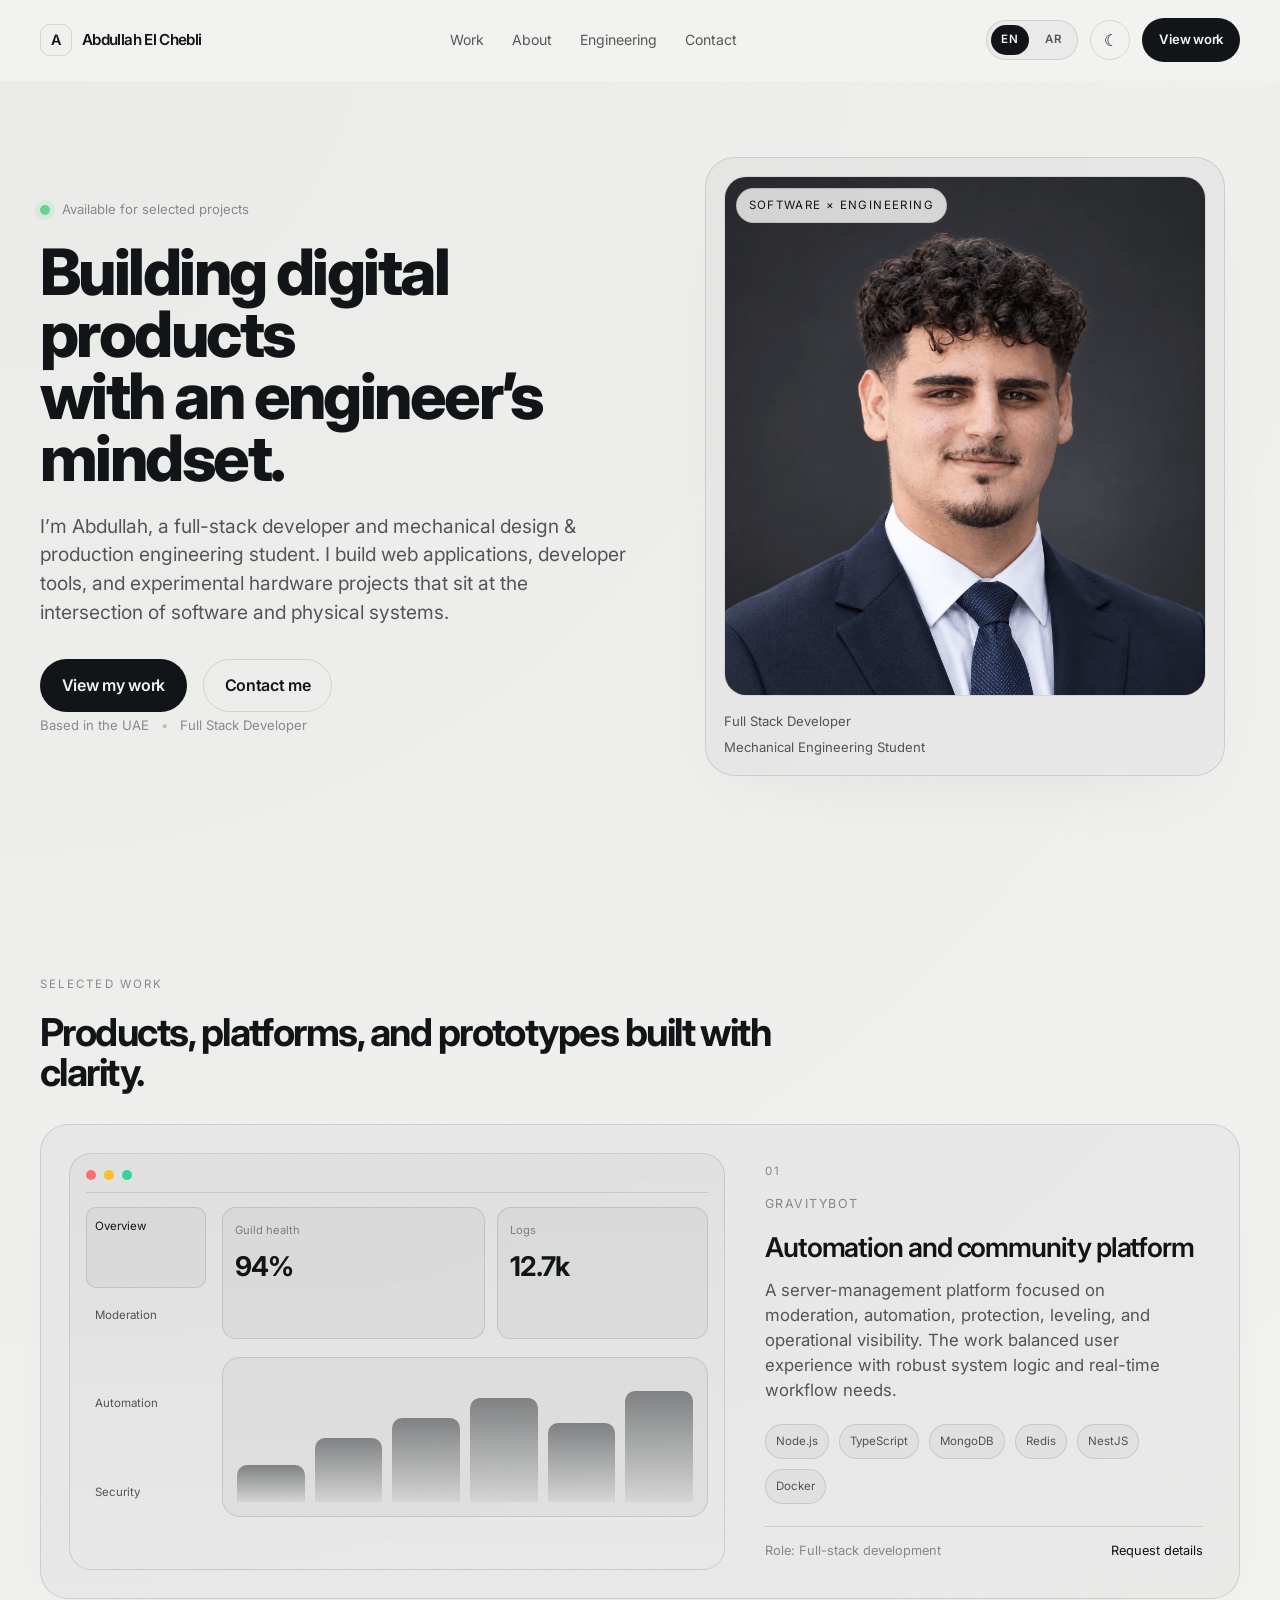
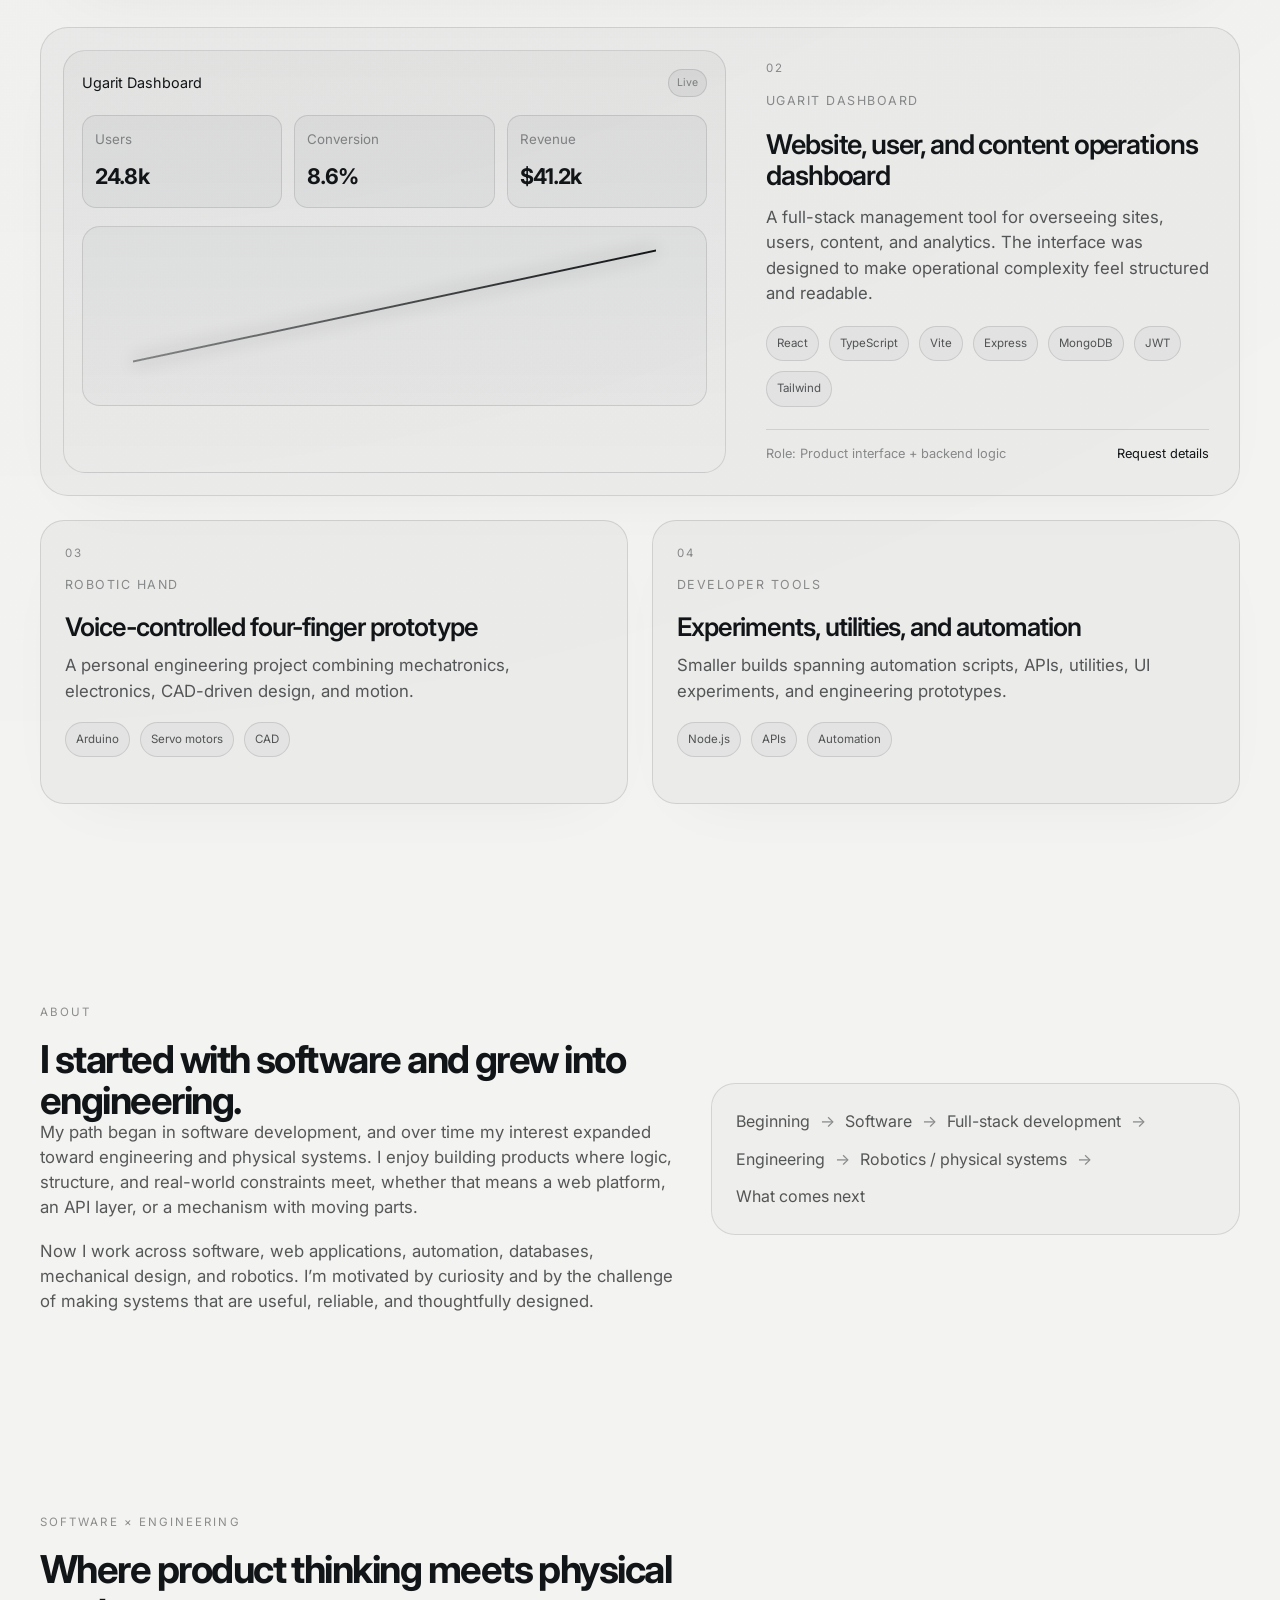
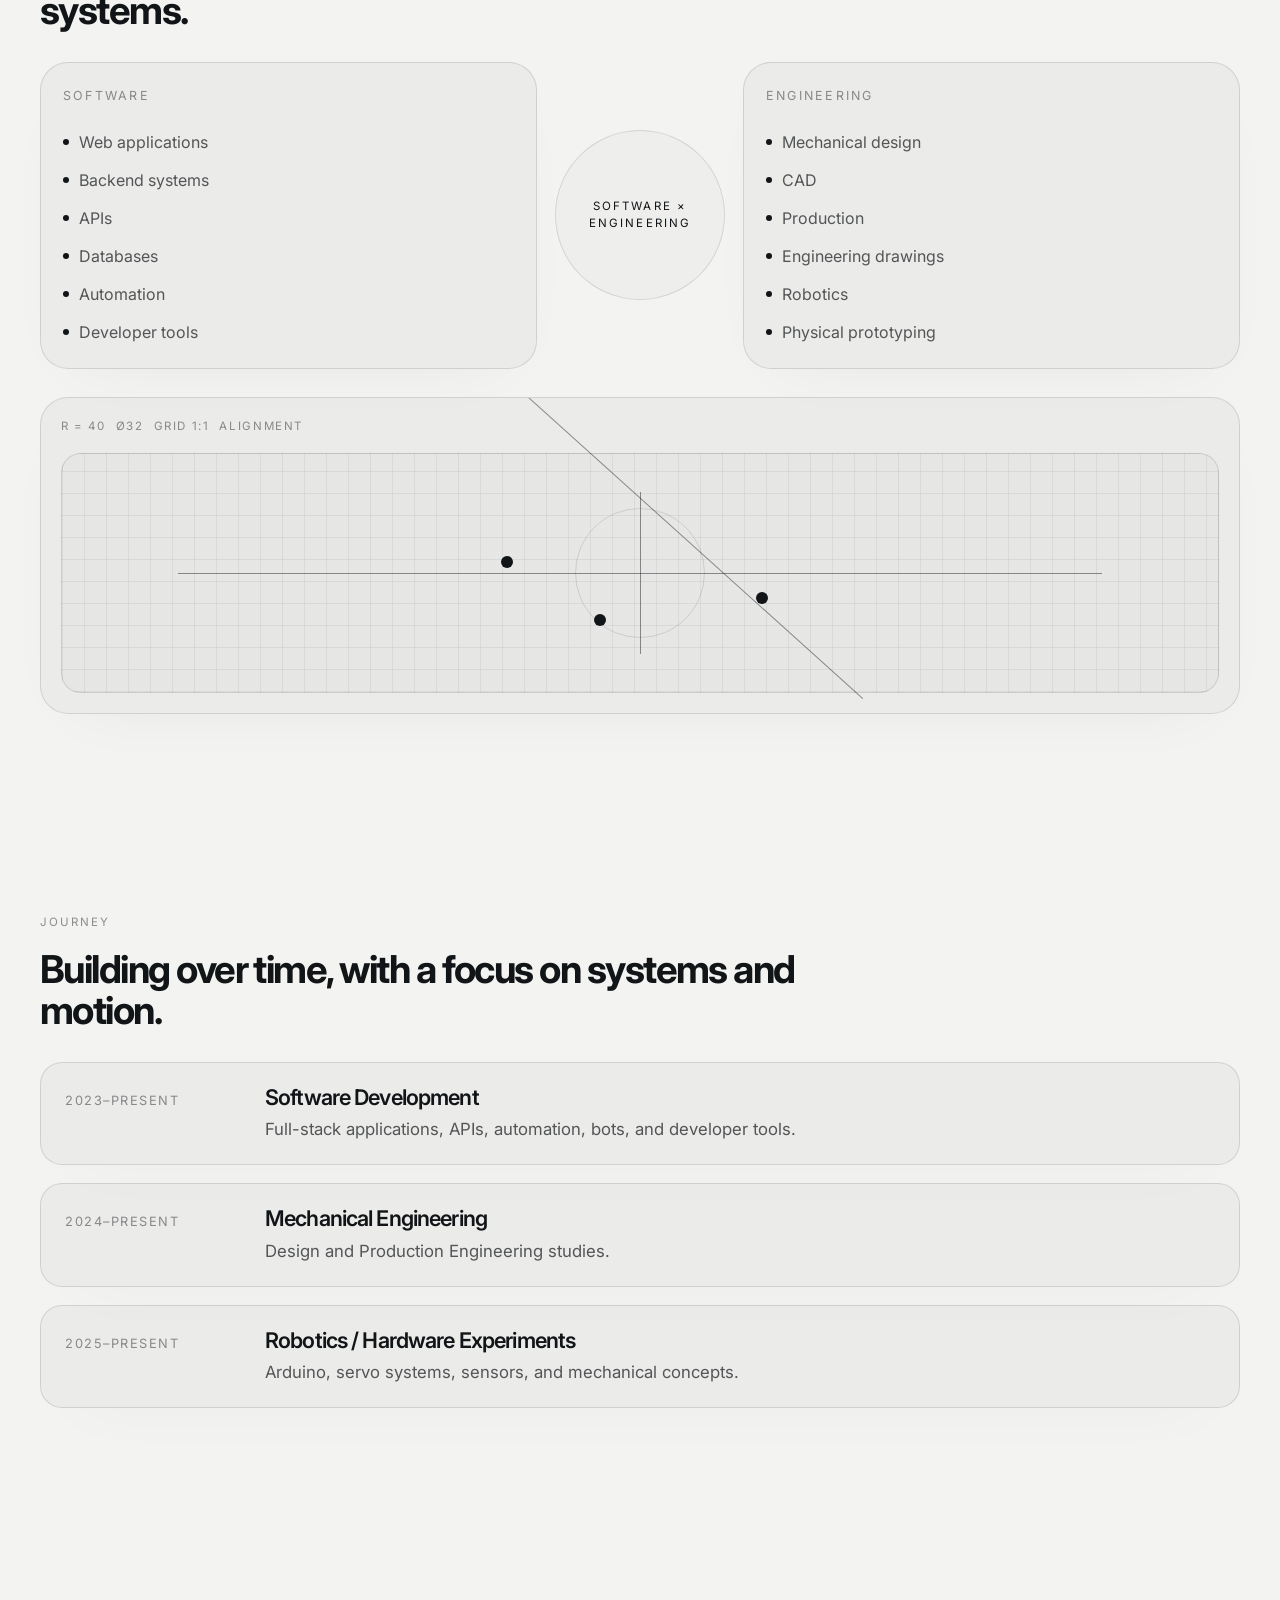
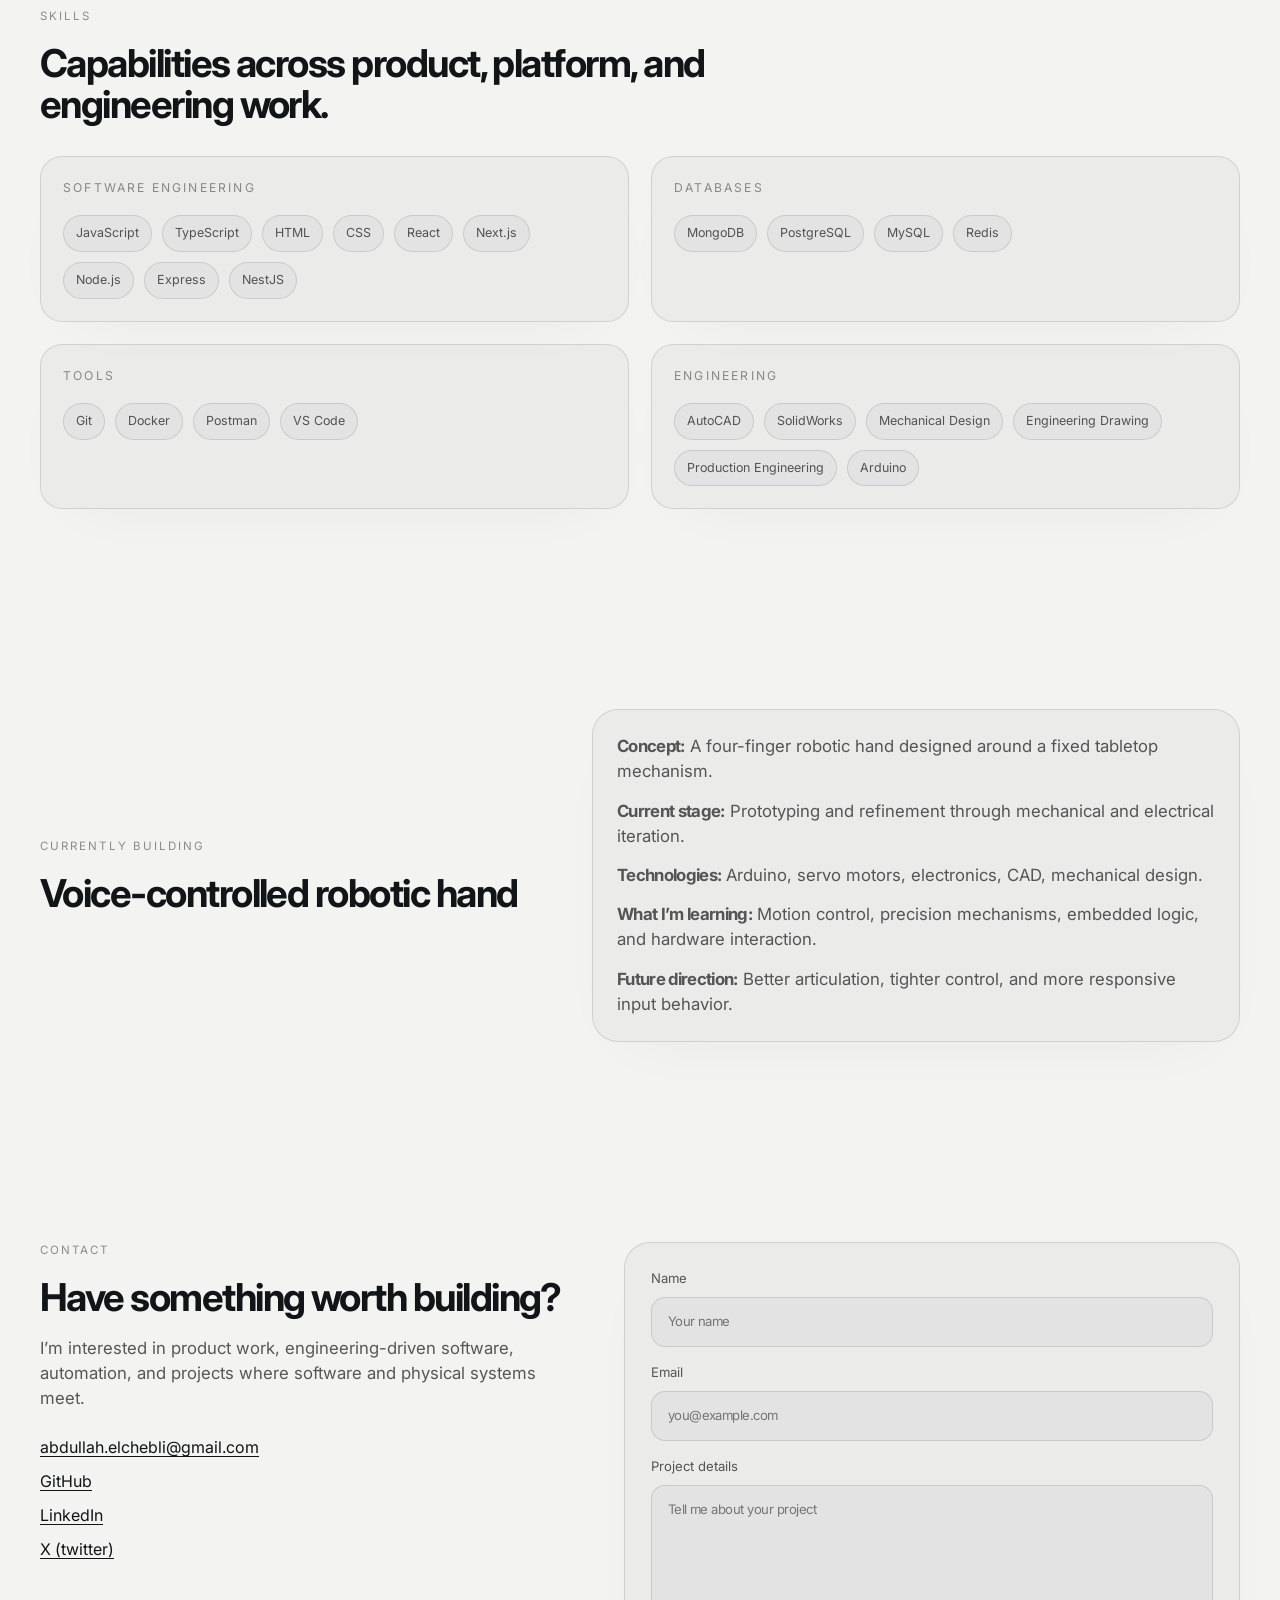
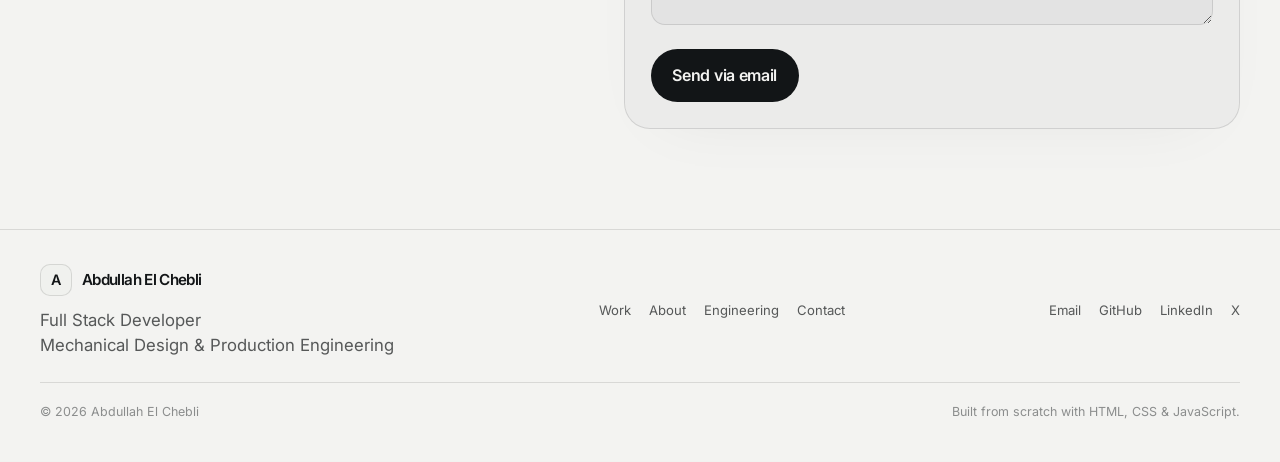
<file: index.html>
<!doctype html>
<html lang="en" dir="ltr" data-theme="dark" data-lang="en">
  <head>
    <meta charset="UTF-8" />
    <meta name="viewport" content="width=device-width, initial-scale=1.0" />
    <meta
      name="description"
      content="Abdullah El Chebli, Full Stack Developer and Mechanical Design & Production Engineering student building software and engineered systems."
    />
    <title>Abdullah El Chebli | Full Stack Developer</title>
    <link rel="preconnect" href="https://fonts.googleapis.com" />
    <link rel="preconnect" href="https://fonts.gstatic.com" crossorigin />
    <link
      href="https://fonts.googleapis.com/css2?family=Inter:wght@400;500;600;700;800;900&display=swap"
      rel="stylesheet"
    />
    <link
      rel="icon"
      href="data:image/svg+xml,%3Csvg xmlns='http://www.w3.org/2000/svg' viewBox='0 0 100 100'%3E%3Ctext y='.9em' font-size='90'%3E%A0%3C/text%3E%3C/svg%3E"
    />
    <link rel="stylesheet" href="css/reset.css" />
    <link rel="stylesheet" href="css/variables.css" />
    <link rel="stylesheet" href="css/global.css" />
    <link rel="stylesheet" href="css/components.css" />
    <link rel="stylesheet" href="css/sections.css" />
    <link rel="stylesheet" href="css/responsive.css" />
    <link rel="icon" type="image/png" href="assets/images/circle-picture.png" />
  </head>
  <body>
    <div class="page-shell">
      <header class="site-header" id="top">
        <div class="container nav-container">
          <a href="#top" class="brand" aria-label="Abdullah El Chebli home">
            <span class="brand-mark">A</span>
            <span class="brand-text">Abdullah El Chebli</span>
          </a>

          <nav class="main-nav" aria-label="Main navigation">
            <a href="#work" data-i18n="navWork">Work</a>
            <a href="#about" data-i18n="navAbout">About</a>
            <a href="#engineering" data-i18n="navEngineering">Engineering</a>
            <a href="#contact" data-i18n="navContact">Contact</a>
          </nav>

          <div class="nav-actions">
            <div
              class="lang-switch"
              aria-label="Language switcher"
              role="group"
            >
              <button
                class="lang-btn is-active"
                type="button"
                data-lang="en"
                aria-pressed="true"
              >
                EN
              </button>
              <button
                class="lang-btn"
                type="button"
                data-lang="ar"
                aria-pressed="false"
              >
                AR
              </button>
            </div>
            <button
              class="theme-toggle"
              type="button"
              aria-label="Toggle dark mode"
            >
              <span class="theme-icon" aria-hidden="true">☼</span>
            </button>
            <a class="button button-small" href="#work" data-i18n="ctaViewWork"
              >View work</a
            >
          </div>

          <button
            class="nav-toggle"
            type="button"
            aria-label="Open menu"
            aria-expanded="false"
          >
            <span></span>
            <span></span>
            <span></span>
          </button>
        </div>
      </header>

      <main>
        <section class="hero section-pad" id="home">
          <div class="container hero-grid">
            <div class="hero-copy reveal">
              <div class="eyebrow-row">
                <span class="status-dot" aria-label="Available for work"></span>
                <span data-i18n="heroStatus"
                  >Available for selected projects</span
                >
              </div>
              <h1 data-i18n="heroTitle">
                Building digital products<br />with an engineer’s mindset.
              </h1>
              <p class="lead" data-i18n="heroLead">
                I’m Abdullah, a full-stack developer and mechanical design &
                production engineering student. I build web applications,
                developer tools, and experimental hardware projects that sit at
                the intersection of software and physical systems.
              </p>
              <div class="cta-row">
                <a class="button" href="#work" data-i18n="ctaViewWorkLong"
                  >View my work</a
                >
                <a
                  class="button button-secondary"
                  href="#contact"
                  data-i18n="ctaContactMe"
                  >Contact me</a
                >
              </div>
              <div class="meta-row">
                <span data-i18n="heroLocation">Based in the UAE</span>
                <span class="separator">•</span>
                <span data-i18n="heroRole">Full Stack Developer</span>
              </div>
            </div>

            <div
              class="hero-visual reveal"
              aria-label="Portrait of Abdullah El Chebli"
            >
              <div class="hero-photo-card">
                <div class="photo-badge" data-i18n="photoBadge">
                  Software × Engineering
                </div>
                <img
                  src="assets/images/picture.png"
                  alt="Portrait of Abdullah El Chebli"
                />
                <div class="photo-meta">
                  <span data-i18n="photoRole">Full Stack Developer</span>
                  <span data-i18n="photoStudy"
                    >Mechanical Engineering Student</span
                  >
                </div>
              </div>
            </div>
          </div>
        </section>

        <section class="section-pad" id="work">
          <div class="container">
            <div class="section-heading reveal">
              <p class="section-kicker" data-i18n="sectionWorkKicker">
                Selected work
              </p>
              <h2 data-i18n="sectionWorkTitle">
                Products, platforms, and prototypes built with clarity.
              </h2>
            </div>

            <article class="project-feature project-feature-large reveal">
              <div class="project-visual visual-gravitybot">
                <div class="dashboard-panel">
                  <div class="dashboard-topbar">
                    <span class="dot red"></span>
                    <span class="dot yellow"></span>
                    <span class="dot green"></span>
                  </div>

                  <div class="dashboard-body">
                    <aside class="sidebar">
                      <span class="sidebar-item active" data-i18n="overview"
                        >Overview</span
                      >
                      <span class="sidebar-item" data-i18n="moderation"
                        >Moderation</span
                      >
                      <span class="sidebar-item" data-i18n="automation"
                        >Automation</span
                      >
                      <span class="sidebar-item" data-i18n="security"
                        >Security</span
                      >
                    </aside>
                    <div class="panel-content">
                      <div class="kpi-row">
                        <div class="kpi-card large">
                          <span data-i18n="guildHealth">Guild health</span>
                          <strong>94%</strong>
                        </div>
                        <div class="kpi-card">
                          <span data-i18n="logs">Logs</span>
                          <strong>12.7k</strong>
                        </div>
                      </div>
                      <div class="chart-block">
                        <span class="bar a"></span>
                        <span class="bar b"></span>
                        <span class="bar c"></span>
                        <span class="bar d"></span>
                        <span class="bar e"></span>
                        <span class="bar f"></span>
                      </div>
                    </div>
                  </div>
                </div>
              </div>

              <div class="project-copy">
                <div class="project-index">01</div>
                <p class="project-name">GravityBot</p>
                <h3 data-i18n="gravityBotTitle">
                  Automation and community platform
                </h3>
                <p data-i18n="gravityBotDescription">
                  A server-management platform focused on moderation,
                  automation, protection, leveling, and operational visibility.
                  The work balanced user experience with robust system logic and
                  real-time workflow needs.
                </p>
                <div class="tag-list">
                  <span>Node.js</span>
                  <span>TypeScript</span>
                  <span>MongoDB</span>
                  <span>Redis</span>
                  <span>NestJS</span>
                  <span>Docker</span>
                </div>
                <div class="project-meta">
                  <span data-i18n="roleFullStack"
                    >Role: Full-stack development</span
                  >
                  <a
                    href="#contact"
                    aria-label="Request more details about GravityBot"
                    data-i18n="requestDetails"
                    >Request details →</a
                  >
                </div>
              </div>
            </article>

            <article class="project-feature reveal">
              <div class="project-visual visual-ugarit">
                <div class="analytics-panel">
                  <div class="analytics-header">
                    <span data-i18n="ugaritDashboard">Ugarit Dashboard</span>
                    <span class="pill" data-i18n="live">Live</span>
                  </div>
                  <div class="analytics-grid">
                    <div class="mini-card">
                      <small data-i18n="users">Users</small>
                      <strong>24.8k</strong>
                    </div>
                    <div class="mini-card">
                      <small data-i18n="conversion">Conversion</small>
                      <strong>8.6%</strong>
                    </div>
                    <div class="mini-card">
                      <small data-i18n="revenue">Revenue</small>
                      <strong>$41.2k</strong>
                    </div>
                  </div>
                  <div class="line-chart">
                    <span class="chart-line"></span>
                  </div>
                </div>
              </div>

              <div class="project-copy">
                <div class="project-index">02</div>
                <p class="project-name">Ugarit Dashboard</p>
                <h3 data-i18n="ugaritTitle">
                  Website, user, and content operations dashboard
                </h3>
                <p data-i18n="ugaritDescription">
                  A full-stack management tool for overseeing sites, users,
                  content, and analytics. The interface was designed to make
                  operational complexity feel structured and readable.
                </p>
                <div class="tag-list">
                  <span>React</span>
                  <span>TypeScript</span>
                  <span>Vite</span>
                  <span>Express</span>
                  <span>MongoDB</span>
                  <span>JWT</span>
                  <span>Tailwind</span>
                </div>
                <div class="project-meta">
                  <span data-i18n="roleProduct"
                    >Role: Product interface + backend logic</span
                  >
                  <a
                    href="#contact"
                    aria-label="Request more details about Ugarit Dashboard"
                    data-i18n="requestDetails"
                    >Request details →</a
                  >
                </div>
              </div>
            </article>

            <div class="project-grid">
              <article class="project-mini reveal">
                <div class="project-index">03</div>
                <p class="project-name">Robotic Hand</p>
                <h3 data-i18n="roboticHandTitle">
                  Voice-controlled four-finger prototype
                </h3>
                <p data-i18n="roboticHandDescription">
                  A personal engineering project combining mechatronics,
                  electronics, CAD-driven design, and motion.
                </p>
                <div class="tag-list compact">
                  <span>Arduino</span>
                  <span>Servo motors</span>
                  <span>CAD</span>
                </div>
              </article>

              <article class="project-mini reveal">
                <div class="project-index">04</div>
                <p class="project-name">Developer tools</p>
                <h3 data-i18n="toolsTitle">
                  Experiments, utilities, and automation
                </h3>
                <p data-i18n="toolsDescription">
                  Smaller builds spanning automation scripts, APIs, utilities,
                  UI experiments, and engineering prototypes.
                </p>
                <div class="tag-list compact">
                  <span>Node.js</span>
                  <span>APIs</span>
                  <span>Automation</span>
                </div>
              </article>
            </div>
          </div>
        </section>

        <section class="section-pad about-section" id="about">
          <div class="container about-grid">
            <div class="about-copy reveal">
              <p class="section-kicker" data-i18n="sectionAboutKicker">About</p>
              <h2 data-i18n="sectionAboutTitle">
                I started with software and grew into engineering.
              </h2>
              <p data-i18n="aboutParagraph1">
                My path began in software development, and over time my interest
                expanded toward engineering and physical systems. I enjoy
                building products where logic, structure, and real-world
                constraints meet, whether that means a web platform, an API
                layer, or a mechanism with moving parts.
              </p>
              <p data-i18n="aboutParagraph2">
                Now I work across software, web applications, automation,
                databases, mechanical design, and robotics. I’m motivated by
                curiosity and by the challenge of making systems that are
                useful, reliable, and thoughtfully designed.
              </p>
            </div>

            <div class="timeline reveal" aria-label="Career journey timeline">
              <div class="timeline-track">
                <span data-i18n="timelineBeginning">Beginning</span>
                <span class="arrow">→</span>
                <span data-i18n="timelineSoftware">Software</span>
                <span class="arrow">→</span>
                <span data-i18n="timelineFullStack"
                  >Full-stack development</span
                >
                <span class="arrow">→</span>
                <span data-i18n="timelineEngineering">Engineering</span>
                <span class="arrow">→</span>
                <span data-i18n="timelineRobotics"
                  >Robotics / physical systems</span
                >
                <span class="arrow">→</span>
                <span data-i18n="timelineNext">What comes next</span>
              </div>
            </div>
          </div>
        </section>

        <section class="section-pad overlap-section" id="engineering">
          <div class="container">
            <div class="section-heading reveal narrow">
              <p class="section-kicker" data-i18n="engineeringSectionKicker">
                Software × Engineering
              </p>
              <h2 data-i18n="engineeringSectionTitle">
                Where product thinking meets physical systems.
              </h2>
            </div>

            <div class="dual-visual reveal">
              <div class="domain domain-software">
                <div class="domain-header">
                  <span data-i18n="softwareLabel">Software</span>
                </div>
                <ul>
                  <li data-i18n="softwareList1">Web applications</li>
                  <li data-i18n="softwareList2">Backend systems</li>
                  <li data-i18n="softwareList3">APIs</li>
                  <li data-i18n="softwareList4">Databases</li>
                  <li data-i18n="softwareList5">Automation</li>
                  <li data-i18n="softwareList6">Developer tools</li>
                </ul>
              </div>

              <div class="domain-center">
                <span data-i18n="photoBadge">Software × Engineering</span>
              </div>

              <div class="domain domain-engineering">
                <div class="domain-header">
                  <span data-i18n="engineeringLabel">Engineering</span>
                </div>
                <ul>
                  <li data-i18n="engList1">Mechanical design</li>
                  <li data-i18n="engList2">CAD</li>
                  <li data-i18n="engList3">Production</li>
                  <li data-i18n="engList4">Engineering drawings</li>
                  <li data-i18n="engList5">Robotics</li>
                  <li data-i18n="engList6">Physical prototyping</li>
                </ul>
              </div>
            </div>

            <div
              class="blueprint-panel reveal"
              aria-label="Technical engineering drawing inspired design"
            >
              <div class="blueprint-annotations">
                <span data-i18n="blueprintRadius">R = 40</span>
                <span data-i18n="blueprintDiameter">Ø32</span>
                <span data-i18n="blueprintGrid">grid 1:1</span>
                <span data-i18n="blueprintAlignment">alignment</span>
              </div>
              <div class="blueprint-drawing">
                <span class="bp-line bp-h"></span>
                <span class="bp-line bp-v"></span>
                <span class="bp-line bp-diag"></span>
                <span class="bp-circle"></span>
                <span class="bp-node bp-a"></span>
                <span class="bp-node bp-b"></span>
                <span class="bp-node bp-c"></span>
              </div>
            </div>
          </div>
        </section>

        <section class="section-pad journey-section">
          <div class="container">
            <div class="section-heading reveal">
              <p class="section-kicker" data-i18n="journeyKicker">Journey</p>
              <h2 data-i18n="journeyTitle">
                Building over time, with a focus on systems and motion.
              </h2>
            </div>

            <div class="journey-list reveal">
              <article class="journey-item">
                <div class="year" data-i18n="journeyYear1">2023–Present</div>
                <div class="journey-content">
                  <h3 data-i18n="journeyTitle1">Software Development</h3>
                  <p data-i18n="journeyText1">
                    Full-stack applications, APIs, automation, bots, and
                    developer tools.
                  </p>
                </div>
              </article>

              <article class="journey-item">
                <div class="year" data-i18n="journeyYear2">2024–Present</div>
                <div class="journey-content">
                  <h3 data-i18n="journeyTitle2">Mechanical Engineering</h3>
                  <p data-i18n="journeyText2">
                    Design and Production Engineering studies.
                  </p>
                </div>
              </article>

              <article class="journey-item">
                <div class="year" data-i18n="journeyYear3">2025–Present</div>
                <div class="journey-content">
                  <h3 data-i18n="journeyTitle3">
                    Robotics / Hardware Experiments
                  </h3>
                  <p data-i18n="journeyText3">
                    Arduino, servo systems, sensors, and mechanical concepts.
                  </p>
                </div>
              </article>
            </div>
          </div>
        </section>

        <section class="section-pad skills-section">
          <div class="container">
            <div class="section-heading reveal narrow">
              <p class="section-kicker" data-i18n="skillsKicker">Skills</p>
              <h2 data-i18n="skillsTitle">
                Capabilities across product, platform, and engineering work.
              </h2>
            </div>

            <div class="skills-grid reveal">
              <div class="skill-group">
                <p class="skill-label" data-i18n="softwareEngineering">
                  Software engineering
                </p>
                <div class="skill-list">
                  <span>JavaScript</span>
                  <span>TypeScript</span>
                  <span>HTML</span>
                  <span>CSS</span>
                  <span>React</span>
                  <span>Next.js</span>
                  <span>Node.js</span>
                  <span>Express</span>
                  <span>NestJS</span>
                </div>
              </div>

              <div class="skill-group">
                <p class="skill-label" data-i18n="databases">Databases</p>
                <div class="skill-list">
                  <span>MongoDB</span>
                  <span>PostgreSQL</span>
                  <span>MySQL</span>
                  <span>Redis</span>
                </div>
              </div>

              <div class="skill-group">
                <p class="skill-label" data-i18n="tools">Tools</p>
                <div class="skill-list">
                  <span>Git</span>
                  <span>Docker</span>
                  <span>Postman</span>
                  <span>VS Code</span>
                </div>
              </div>

              <div class="skill-group">
                <p class="skill-label" data-i18n="engineering">Engineering</p>
                <div class="skill-list">
                  <span>AutoCAD</span>
                  <span>SolidWorks</span>
                  <span>Mechanical Design</span>
                  <span>Engineering Drawing</span>
                  <span>Production Engineering</span>
                  <span>Arduino</span>
                </div>
              </div>
            </div>
          </div>
        </section>

        <section class="section-pad current-section">
          <div class="container current-grid reveal">
            <div>
              <p class="section-kicker" data-i18n="currentlyBuildingKicker">
                Currently building
              </p>
              <h2 data-i18n="currentlyBuildingTitle">
                Voice-controlled robotic hand
              </h2>
            </div>
            <div class="current-body">
              <div class="current-block">
                <p>
                  <strong data-i18n="conceptLabel">Concept:</strong>
                  <span data-i18n="conceptText"
                    >A four-finger robotic hand designed around a fixed tabletop
                    mechanism.</span
                  >
                </p>
                <p>
                  <strong data-i18n="stageLabel">Current stage:</strong>
                  <span data-i18n="stageText"
                    >Prototyping and refinement through mechanical and
                    electrical iteration.</span
                  >
                </p>
                <p>
                  <strong data-i18n="techLabel">Technologies:</strong>
                  <span data-i18n="techText"
                    >Arduino, servo motors, electronics, CAD, mechanical
                    design.</span
                  >
                </p>
                <p>
                  <strong data-i18n="learnLabel">What I’m learning:</strong>
                  <span data-i18n="learnText"
                    >Motion control, precision mechanisms, embedded logic, and
                    hardware interaction.</span
                  >
                </p>
                <p>
                  <strong data-i18n="futureLabel">Future direction:</strong>
                  <span data-i18n="futureText"
                    >Better articulation, tighter control, and more responsive
                    input behavior.</span
                  >
                </p>
              </div>
            </div>
          </div>
        </section>

        <section class="section-pad contact-section" id="contact">
          <div class="container contact-grid reveal">
            <div class="contact-copy">
              <p class="section-kicker" data-i18n="sectionContactKicker">
                Contact
              </p>
              <h2 data-i18n="sectionContactTitle">
                Have something worth building?
              </h2>
              <p data-i18n="contactText">
                I’m interested in product work, engineering-driven software,
                automation, and projects where software and physical systems
                meet.
              </p>
              <div class="contact-links">
                <a href="mailto:abdullah.elchebli@gmail.com"
                  >abdullah.elchebli@gmail.com</a
                >
                <a
                  href="https://github.com/i-tsx"
                  target="_blank"
                  rel="noreferrer"
                  >GitHub</a
                >
                <a
                  href="https://www.linkedin.com/in/abdullah-el-chebli-244240279/"
                  target="_blank"
                  rel="noreferrer"
                  >LinkedIn</a
                >
                <a
                  href="https://x.com/ChebliDev"
                  target="_blank"
                  rel="noreferrer"
                  >X (twitter)</a
                >
              </div>
            </div>

            <form class="contact-form" novalidate>
              <label>
                <span data-i18n="formName">Name</span>
                <input
                  type="text"
                  name="name"
                  data-i18n-placeholder="formNamePlaceholder"
                  placeholder="Your name"
                  aria-label="Your name"
                />
              </label>
              <label>
                <span data-i18n="formEmail">Email</span>
                <input
                  type="email"
                  name="email"
                  data-i18n-placeholder="formEmailPlaceholder"
                  placeholder="you@example.com"
                  aria-label="Your email"
                />
              </label>
              <label>
                <span data-i18n="formProject">Project details</span>
                <textarea
                  name="message"
                  rows="5"
                  data-i18n-placeholder="formProjectPlaceholder"
                  placeholder="Tell me about your project"
                  aria-label="Project details"
                ></textarea>
              </label>
              <div class="form-actions">
                <button
                  class="button"
                  type="submit"
                  data-i18n="buttonSendEmail"
                >
                  Send via email
                </button>
              </div>
            </form>
          </div>
        </section>
      </main>

      <footer class="site-footer">
        <div class="container footer-inner">
          <div>
            <div class="brand footer-brand">
              <span class="brand-mark">A</span>
              <span class="brand-text">Abdullah El Chebli</span>
            </div>
            <p data-i18n="footerRole">Full Stack Developer</p>
            <p data-i18n="footerRole2">
              Mechanical Design & Production Engineering
            </p>
          </div>

          <nav class="footer-nav" aria-label="Footer navigation">
            <a href="#work" data-i18n="navWork">Work</a>
            <a href="#about" data-i18n="navAbout">About</a>
            <a href="#engineering" data-i18n="navEngineering">Engineering</a>
            <a href="#contact" data-i18n="navContact">Contact</a>
          </nav>

          <div class="footer-meta">
            <a href="mailto:abdullah.elchebli@gmail.com" data-i18n="emailLabel"
              >Email</a
            >
            <a href="https://github.com/i-tsx" target="_blank" rel="noreferrer"
              >GitHub</a
            >
            <a
              href="https://www.linkedin.com/in/abdullah-el-chebli-244240279/"
              target="_blank"
              rel="noreferrer"
              >LinkedIn</a
            >
            <a href="https://x.com/ChebliDev" target="_blank" rel="noreferrer"
              >X</a
            >
          </div>
        </div>

        <div class="container footer-bottom">
          <span>© <span id="current-year"></span> Abdullah El Chebli</span>
          <span data-i18n="footerBuilt"
            >Built from scratch with HTML, CSS &amp; JavaScript.</span
          >
        </div>
      </footer>
    </div>

    <script src="js/navigation.js"></script>
    <script src="js/theme.js"></script>
    <script src="js/language.js"></script>
    <script src="js/animations.js"></script>
    <script src="js/interactions.js"></script>
    <script src="js/main.js"></script>
  </body>
</html>
</file>
<file: css/variables.css>
:root {
  --background: #0b0d10;
  --background-elevated: #11151a;
  --surface: #121820;
  --surface-strong: #171e27;
  --surface-muted: rgba(255, 255, 255, 0.02);
  --surface-soft: rgba(255, 255, 255, 0.04);
  --panel: rgba(255, 255, 255, 0.02);
  --panel-alt: rgba(255, 255, 255, 0.05);
  --panel-elevated: rgba(255, 255, 255, 0.06);
  --panel-inverse: rgba(10, 12, 16, 0.75);
  --grid-line: rgba(255, 255, 255, 0.04);
  --header-bg: rgba(11, 13, 16, 0.72);
  --text: #edf2f7;
  --text-muted: rgba(237, 242, 247, 0.72);
  --text-soft: rgba(237, 242, 247, 0.46);
  --border: rgba(255, 255, 255, 0.08);
  --accent: #d2d8dc;
  --accent-strong: #f1f5f9;
  --shadow: rgba(0, 0, 0, 0.28);
  --ambient-glow: rgba(255, 255, 255, 0.04);
  --max-width: 1200px;
  --radius: 20px;
  --nav-height: 80px;
  --transition: 220ms ease;
}

html[data-theme='light'] {
  --background: #f3f3f1;
  --background-elevated: #f9f9f7;
  --surface: #ffffff;
  --surface-strong: #f0f1ee;
  --surface-muted: rgba(17, 24, 32, 0.02);
  --surface-soft: rgba(17, 24, 32, 0.05);
  --panel: rgba(17, 24, 32, 0.03);
  --panel-alt: rgba(17, 24, 32, 0.05);
  --panel-elevated: rgba(17, 24, 32, 0.07);
  --panel-inverse: rgba(255, 255, 255, 0.8);
  --grid-line: rgba(17, 24, 32, 0.06);
  --header-bg: rgba(243, 243, 241, 0.8);
  --text: #121517;
  --text-muted: rgba(18, 21, 23, 0.7);
  --text-soft: rgba(18, 21, 23, 0.46);
  --border: rgba(18, 21, 23, 0.12);
  --accent: #171d22;
  --accent-strong: #111826;
  --shadow: rgba(30, 35, 40, 0.08);
  --ambient-glow: rgba(17, 24, 32, 0.04);
}

html {
  background: var(--background);
  color: var(--text);
}

body {
  background:
    radial-gradient(circle at top left, var(--ambient-glow), transparent 35%),
    var(--background);
  color: var(--text);
  font-family: 'Inter', sans-serif;
}
</file>
<file: css/global.css>
html {
  scroll-padding-top: 110px;
}

body {
  overflow-x: hidden;
}

img {
  user-select: none;
}

::selection {
  background: var(--panel-alt);
  color: var(--text);
}

.page-shell {
  min-height: 100vh;
}

.container {
  width: min(var(--max-width), calc(100% - 32px));
  margin: 0 auto;
}

.section-pad {
  padding: 100px 0;
}

.section-kicker {
  font-size: 0.72rem;
  letter-spacing: 0.18em;
  text-transform: uppercase;
  color: var(--text-soft);
  margin-bottom: 18px;
}

h1,
h2,
h3,
strong,
button,
input,
textarea {
  letter-spacing: -0.04em;
}

h1 {
  font-size: clamp(3rem, 5vw, 6rem);
  line-height: 0.97;
  margin-bottom: 22px;
  font-weight: 800;
}

h2 {
  font-size: clamp(2rem, 3vw, 3.3rem);
  line-height: 1.05;
  font-weight: 700;
  max-width: 760px;
}

h3 {
  font-size: clamp(1.7rem, 2vw, 2.4rem);
  line-height: 1.12;
  font-weight: 600;
}

p {
  color: var(--text-muted);
  font-size: 1.05rem;
}

.lead {
  font-size: clamp(1.05rem, 1.5vw, 1.22rem);
  max-width: 640px;
  color: var(--text-muted);
}

.button {
  display: inline-flex;
  align-items: center;
  justify-content: center;
  min-height: 48px;
  padding: 0.86rem 1.3rem;
  border-radius: 999px;
  background: var(--text);
  color: var(--background);
  font-weight: 600;
  letter-spacing: -0.02em;
  transition: transform var(--transition), opacity var(--transition), background var(--transition), color var(--transition);
  border: 1px solid transparent;
}

.button:hover {
  transform: translateY(-1px);
}

.button-small {
  min-height: 40px;
  padding: 0.7rem 1rem;
  font-size: 0.82rem;
}

.button-secondary {
  background: transparent;
  color: var(--text);
  border-color: var(--border);
}

.reveal {
  opacity: 0;
  transform: translateY(24px);
  transition: opacity 600ms ease, transform 600ms ease;
}

.reveal.visible {
  opacity: 1;
  transform: translateY(0);
}

@media (prefers-reduced-motion: reduce) {
  html {
    scroll-behavior: auto;
  }

  *, *::before, *::after {
    animation-duration: 0.01ms !important;
    animation-iteration-count: 1 !important;
    transition-duration: 0.01ms !important;
    scroll-behavior: auto !important;
  }

  .reveal {
    opacity: 1;
    transform: none;
  }
}
</file>
<file: css/components.css>
.site-header {
  position: sticky;
  top: 0;
  z-index: 30;
  backdrop-filter: blur(18px);
  background: var(--header-bg);
  border-bottom: 1px solid transparent;
  transition: background var(--transition), border-color var(--transition), padding var(--transition), box-shadow var(--transition);
}

.site-header.scrolled {
  border-color: var(--border);
  box-shadow: 0 8px 24px var(--shadow);
}

.nav-container {
  min-height: var(--nav-height);
  display: flex;
  align-items: center;
  justify-content: space-between;
  gap: 20px;
}

.site-header.scrolled .nav-container {
  min-height: 70px;
}

.brand {
  display: inline-flex;
  align-items: center;
  gap: 10px;
  font-weight: 600;
  letter-spacing: -0.04em;
}

.brand-mark {
  width: 32px;
  height: 32px;
  display: inline-flex;
  align-items: center;
  justify-content: center;
  background: var(--surface-strong);
  border: 1px solid var(--border);
  border-radius: 10px;
  font-size: 0.9rem;
}

.brand-text {
  font-size: 0.95rem;
}

.main-nav {
  display: flex;
  align-items: center;
  gap: 28px;
  font-size: 0.88rem;
  color: var(--text-muted);
}

.main-nav a {
  position: relative;
  transition: color var(--transition);
}

.main-nav a::after {
  content: "";
  position: absolute;
  left: 0;
  bottom: -8px;
  width: 100%;
  height: 1px;
  background: var(--text);
  transform: scaleX(0);
  transform-origin: left;
  transition: transform var(--transition);
}

html[dir='rtl'] .main-nav a::after {
  transform-origin: right;
}

html[dir='rtl'] .main-nav {
  direction: rtl;
}

.main-nav a:hover,
.main-nav a.active {
  color: var(--text);
}

.main-nav a:hover::after,
.main-nav a.active::after {
  transform: scaleX(1);
}

.nav-actions {
  display: flex;
  align-items: center;
  gap: 12px;
}

.lang-switch {
  display: inline-flex;
  align-items: center;
  gap: 6px;
  padding: 4px;
  border-radius: 999px;
  border: 1px solid var(--border);
  background: var(--panel);
}

.lang-btn {
  min-width: 38px;
  height: 30px;
  padding: 0 10px;
  border: 0;
  border-radius: 999px;
  background: transparent;
  color: var(--text-muted);
  font-size: 0.72rem;
  font-weight: 600;
  letter-spacing: 0.08em;
  cursor: pointer;
  transition: background var(--transition), color var(--transition);
}

.lang-btn.is-active {
  background: var(--text);
  color: var(--background);
}

.theme-toggle {
  width: 40px;
  height: 40px;
  border-radius: 50%;
  border: 1px solid var(--border);
  background: transparent;
  color: var(--text);
}

.nav-toggle {
  display: none;
  width: 44px;
  height: 44px;
  border-radius: 12px;
  border: 1px solid var(--border);
  background: transparent;
  flex-direction: column;
  align-items: center;
  justify-content: center;
  gap: 6px;
}

.nav-toggle span {
  display: block;
  width: 18px;
  height: 1.5px;
  background: var(--text);
  border-radius: 1px;
  transition: transform var(--transition), opacity var(--transition);
}

.nav-toggle[aria-expanded='true'] span:nth-child(1) {
  transform: translateY(7px) rotate(45deg);
}

.nav-toggle[aria-expanded='true'] span:nth-child(2) {
  opacity: 0;
}

.nav-toggle[aria-expanded='true'] span:nth-child(3) {
  transform: translateY(-7px) rotate(-45deg);
}

.eyebrow-row,
.meta-row {
  display: inline-flex;
  align-items: center;
  gap: 12px;
  flex-wrap: wrap;
  color: var(--text-soft);
  font-size: 0.82rem;
}

.status-dot {
  width: 10px;
  height: 10px;
  border-radius: 50%;
  background: #68d391;
  box-shadow: 0 0 0 5px rgba(104, 211, 145, 0.15);
}

.cta-row {
  display: flex;
  align-items: center;
  flex-wrap: wrap;
  gap: 16px;
  margin-top: 32px;
}

.separator {
  opacity: 0.5;
}

.project-feature,
.project-mini,
.journey-item,
.skill-group,
.contact-form,
.blueprint-panel,
.domain,
.current-block {
  background: var(--panel);
  border: 1px solid var(--border);
  box-shadow: 0 22px 66px -40px var(--shadow);
}

.project-feature {
  display: grid;
  grid-template-columns: 1.3fr 0.9fr;
  gap: 32px;
  border-radius: 28px;
  padding: 22px;
  margin-top: 28px;
}

.project-feature-large {
  padding: 28px;
}

.project-feature:hover {
  border-color: var(--border);
}

.project-visual {
  min-height: 330px;
  border-radius: 22px;
  border: 1px solid var(--border);
  background: linear-gradient(180deg, var(--panel), transparent);
  overflow: hidden;
  position: relative;
  transition: transform var(--transition), border-color var(--transition);
}

.project-feature:hover .project-visual {
  transform: translateY(-2px);
  border-color: var(--border);
}

.project-copy {
  display: flex;
  flex-direction: column;
  justify-content: center;
  padding: 10px 8px;
}

.project-index {
  font-size: 0.72rem;
  letter-spacing: 0.18em;
  text-transform: uppercase;
  color: var(--text-soft);
  margin-bottom: 14px;
}

.project-name {
  font-size: 0.78rem;
  letter-spacing: 0.12em;
  text-transform: uppercase;
  color: var(--text-soft);
  margin-bottom: 10px;
}

.project-copy h3 {
  margin-bottom: 14px;
}

.project-copy p {
  margin-bottom: 20px;
}

.tag-list {
  display: flex;
  flex-wrap: wrap;
  gap: 10px;
  margin-bottom: 22px;
}

.tag-list span {
  display: inline-flex;
  align-items: center;
  padding: 8px 10px;
  border-radius: 999px;
  font-size: 0.72rem;
  color: var(--text-muted);
  background: var(--panel);
  border: 1px solid var(--border);
}

.project-meta {
  display: flex;
  justify-content: space-between;
  align-items: center;
  gap: 12px;
  font-size: 0.8rem;
  color: var(--text-soft);
  border-top: 1px solid var(--border);
  padding-top: 14px;
}

.project-meta a {
  color: var(--text);
}

.project-grid {
  display: grid;
  grid-template-columns: repeat(2, minmax(0, 1fr));
  gap: 24px;
  margin-top: 24px;
}

.project-mini {
  padding: 24px;
  border-radius: 24px;
}

.project-mini h3 {
  font-size: clamp(1.4rem, 2vw, 2rem);
  margin-bottom: 12px;
}

.project-mini p {
  margin-bottom: 18px;
}

.contact-form {
  border-radius: 26px;
  padding: 26px;
}

.contact-form label {
  display: block;
  color: var(--text-muted);
  font-size: 0.82rem;
  margin-bottom: 16px;
}

.contact-form input,
.contact-form textarea {
  width: 100%;
  margin-top: 8px;
  background: var(--panel);
  border: 1px solid var(--border);
  border-radius: 14px;
  padding: 0.9rem 1rem;
  color: var(--text);
}

.contact-form textarea {
  min-height: 140px;
  resize: vertical;
}

.form-actions {
  margin-top: 18px;
}

.form-actions small {
  display: block;
  margin-top: 12px;
  color: var(--text-soft);
}

.footer-inner,
.footer-bottom {
  display: flex;
  align-items: center;
  justify-content: space-between;
  gap: 20px;
}

.site-footer {
  padding: 34px 0 40px;
  border-top: 1px solid var(--border);
}

.footer-brand {
  margin-bottom: 12px;
}

.footer-nav,
.footer-meta {
  display: flex;
  gap: 18px;
  color: var(--text-muted);
  font-size: 0.82rem;
}

.footer-bottom {
  margin-top: 24px;
  padding-top: 20px;
  border-top: 1px solid var(--border);
  color: var(--text-soft);
  font-size: 0.78rem;
}
</file>
<file: css/sections.css>
.hero {
  padding-top: 76px;
}

.hero-grid {
  display: grid;
  grid-template-columns: 1.05fr 0.95fr;
  align-items: center;
  gap: 40px;
}

.hero-copy {
  padding-right: 18px;
}

.hero-copy h1 {
  margin-top: 20px;
}

.hero-visual {
  display: flex;
  justify-content: center;
  align-items: center;
}

.hero-photo-card {
  position: relative;
  width: min(100%, 520px);
  padding: 18px;
  border: 1px solid var(--border);
  border-radius: 30px;
  background: var(--panel);
  box-shadow: 0 30px 80px -40px var(--shadow);
}

.hero-photo-card img {
  display: block;
  width: 100%;
  height: 520px;
  object-fit: cover;
  border-radius: 22px;
  border: 1px solid var(--border);
  background: var(--surface-strong);
}

.photo-badge {
  position: absolute;
  top: 30px;
  left: 30px;
  display: inline-flex;
  align-items: center;
  gap: 8px;
  padding: 8px 12px;
  border-radius: 999px;
  background: var(--panel-inverse);
  border: 1px solid var(--border);
  color: var(--text);
  font-size: 0.72rem;
  letter-spacing: 0.12em;
  text-transform: uppercase;
  backdrop-filter: blur(10px);
}

.photo-meta {
  display: flex;
  flex-direction: column;
  gap: 6px;
  margin-top: 16px;
  color: var(--text-muted);
  font-size: 0.82rem;
}

.visual-panel {
  width: min(100%, 560px);
  border-radius: 30px;
  border: 1px solid var(--border);
  background: var(--panel);
  box-shadow: 0 30px 80px -40px var(--shadow);
  overflow: hidden;
}

.visual-header {
  display: flex;
  align-items: center;
  justify-content: space-between;
  padding: 14px 18px;
  border-bottom: 1px solid var(--border);
  color: var(--text-soft);
  font-size: 0.75rem;
  letter-spacing: 0.14em;
  text-transform: uppercase;
}

.window-dots {
  display: inline-flex;
  gap: 8px;
}

.window-dots i {
  display: inline-block;
  width: 10px;
  height: 10px;
  border-radius: 50%;
  background: var(--text-soft);
}

.visual-surface {
  display: grid;
  grid-template-columns: 1fr 1fr;
  gap: 18px;
  padding: 20px;
  min-height: 420px;
  background:
    linear-gradient(var(--panel), var(--panel)),
    repeating-linear-gradient(
      90deg,
      var(--grid-line) 0,
      var(--grid-line) 1px,
      transparent 1px,
      transparent 28px
    );
}

.system-block {
  border: 1px solid var(--border);
  border-radius: 22px;
  background: var(--panel-alt);
  padding: 18px;
}

.block-label {
  font-size: 0.7rem;
  letter-spacing: 0.18em;
  text-transform: uppercase;
  color: var(--text-soft);
  margin-bottom: 18px;
}

.code-block {
  grid-column: 1 / -1;
}

.code-lines {
  display: grid;
  gap: 10px;
  font-size: 0.78rem;
  color: var(--text-muted);
  font-family: 'SFMono-Regular', 'Consolas', monospace;
}

.code-lines em {
  color: var(--accent-strong);
  font-style: normal;
}

.metric-grid {
  display: grid;
  grid-template-columns: repeat(3, minmax(0, 1fr));
  gap: 12px;
}

.metric-grid div {
  padding: 14px 10px;
  border-radius: 14px;
  background: var(--panel);
  border: 1px solid var(--border);
  display: flex;
  flex-direction: column;
  gap: 8px;
}

.metric-grid strong {
  font-size: 1.4rem;
}

.metric-grid span {
  font-size: 0.72rem;
  color: var(--text-soft);
}

.blueprint {
  position: relative;
  width: 100%;
  height: 120px;
  border-radius: 18px;
  background: var(--panel);
  border: 1px solid var(--border);
  overflow: hidden;
}

.blueprint .line {
  position: absolute;
  display: block;
  background: var(--border);
}

.line-a {
  width: 100%;
  height: 1px;
  left: 0;
  top: 50%;
}

.line-b {
  width: 1px;
  height: 100%;
  left: 50%;
  top: 0;
}

.line-c {
  width: 60%;
  height: 1px;
  left: 20%;
  top: 62%;
  transform: rotate(32deg);
  transform-origin: center;
}

.node {
  position: absolute;
  width: 12px;
  height: 12px;
  border-radius: 50%;
  background: var(--text);
  box-shadow: 0 0 0 5px var(--surface-soft);
}

.node-a { left: 30%; top: 30%; }
.node-b { left: 60%; top: 52%; }
.node-c { left: 46%; top: 82%; }

.dashboard-panel,
.analytics-panel {
  position: relative;
  width: 100%;
  height: 100%;
  padding: 16px;
  display: flex;
  flex-direction: column;
}

.dashboard-topbar {
  display: flex;
  gap: 8px;
  padding-bottom: 12px;
  border-bottom: 1px solid var(--border);
}

.dot {
  display: inline-block;
  width: 10px;
  height: 10px;
  border-radius: 50%;
}

.dot.red { background: #f87171; }
.dot.yellow { background: #fbbf24; }
.dot.green { background: #34d399; }

.dashboard-body {
  display: grid;
  grid-template-columns: 120px 1fr;
  gap: 16px;
  height: 100%;
  padding-top: 14px;
}

.sidebar {
  display: grid;
  gap: 8px;
  color: var(--text-muted);
  font-size: 0.72rem;
}

.sidebar-item {
  padding: 10px 8px;
  border-radius: 10px;
  border: 1px solid transparent;
}

.sidebar-item.active {
  border-color: var(--border);
  background: var(--panel);
  color: var(--text);
}

.panel-content {
  display: grid;
  gap: 18px;
}

.kpi-row {
  display: grid;
  grid-template-columns: 1fr 0.8fr;
  gap: 12px;
}

.kpi-card {
  background: var(--panel);
  border: 1px solid var(--border);
  border-radius: 14px;
  padding: 14px 12px;
  display: flex;
  flex-direction: column;
  gap: 8px;
  min-height: 84px;
}

.kpi-card span {
  color: var(--text-soft);
  font-size: 0.7rem;
}

.kpi-card strong {
  font-size: 1.7rem;
}

.chart-block {
  height: 160px;
  display: flex;
  align-items: end;
  gap: 10px;
  padding: 20px 14px 14px;
  border: 1px solid var(--border);
  border-radius: 18px;
  background: var(--panel);
}

.bar {
  display: block;
  width: 18%;
  border-radius: 10px 10px 0 0;
  background: linear-gradient(180deg, var(--text-soft), var(--panel-alt));
}

.bar.a { height: 30%; }
.bar.b { height: 52%; }
.bar.c { height: 68%; }
.bar.d { height: 84%; }
.bar.e { height: 64%; }
.bar.f { height: 90%; }

.analytics-panel {
  padding: 18px;
}

.analytics-header {
  display: flex;
  justify-content: space-between;
  align-items: center;
  font-size: 0.9rem;
  margin-bottom: 18px;
}

.pill {
  display: inline-flex;
  padding: 5px 8px;
  border-radius: 999px;
  background: var(--panel-alt);
  border: 1px solid var(--border);
  font-size: 0.66rem;
  color: var(--text-soft);
}

.analytics-grid {
  display: grid;
  grid-template-columns: repeat(3, minmax(0, 1fr));
  gap: 12px;
  margin-bottom: 18px;
}

.mini-card {
  border: 1px solid var(--border);
  border-radius: 14px;
  background: var(--panel);
  padding: 14px 12px;
}

.mini-card small {
  display: block;
  color: var(--text-soft);
  margin-bottom: 10px;
}

.mini-card strong {
  font-size: 1.35rem;
}

.line-chart {
  position: relative;
  height: 180px;
  border: 1px solid var(--border);
  border-radius: 18px;
  background: linear-gradient(180deg, var(--panel), var(--surface-muted));
  overflow: hidden;
}

.chart-line {
  position: absolute;
  left: 8%;
  right: 8%;
  top: 44%;
  height: 2px;
  background: linear-gradient(90deg, var(--text-soft), var(--text));
  transform: skewY(-12deg);
  box-shadow: 0 0 18px var(--text-soft);
}

.section-heading {
  margin-bottom: 32px;
}

.section-heading.narrow {
  max-width: 700px;
}

.about-grid {
  display: grid;
  grid-template-columns: 1.1fr 0.9fr;
  gap: 24px;
  align-items: center;
}

.about-copy {
  max-width: 640px;
}

.about-copy p + p {
  margin-top: 18px;
}

.timeline {
  border: 1px solid var(--border);
  background: var(--surface-muted);
  border-radius: 24px;
  padding: 24px;
}

.timeline-track {
  display: flex;
  flex-wrap: wrap;
  align-items: center;
  gap: 10px;
  color: var(--text-muted);
  line-height: 1.7;
}

.timeline-track span {
  display: inline-block;
}

.arrow {
  color: var(--text-soft);
}

.overlap-section {
  position: relative;
}

.dual-visual {
  display: grid;
  grid-template-columns: 1fr auto 1fr;
  gap: 18px;
  align-items: center;
  margin-top: 26px;
}

.domain {
  border-radius: 28px;
  padding: 24px 22px;
  min-height: 280px;
  display: flex;
  flex-direction: column;
}

.domain-header {
  margin-bottom: 24px;
  font-size: 0.78rem;
  text-transform: uppercase;
  letter-spacing: 0.18em;
  color: var(--text-soft);
}

.domain ul {
  display: grid;
  gap: 14px;
  color: var(--text-muted);
}

.domain li {
  position: relative;
  padding-left: 16px;
}

.domain li::before {
  content: "";
  position: absolute;
  left: 0;
  top: 0.6em;
  width: 6px;
  height: 6px;
  border-radius: 50%;
  background: var(--text);
}

.domain-center {
  width: 170px;
  height: 170px;
  border: 1px solid var(--border);
  border-radius: 50%;
  display: flex;
  align-items: center;
  justify-content: center;
  text-align: center;
  padding: 20px;
  color: var(--text);
  background: var(--surface-muted);
  font-size: 0.72rem;
  letter-spacing: 0.18em;
  text-transform: uppercase;
}

.blueprint-panel {
  margin-top: 28px;
  border-radius: 28px;
  padding: 20px;
  overflow: hidden;
}

.blueprint-annotations {
  display: flex;
  flex-wrap: wrap;
  gap: 10px;
  font-size: 0.72rem;
  color: var(--text-soft);
  letter-spacing: 0.14em;
  text-transform: uppercase;
}

.blueprint-drawing {
  position: relative;
  height: 240px;
  margin-top: 18px;
  border-radius: 20px;
  border: 1px solid var(--border);
  background:
    linear-gradient(var(--surface-muted), var(--surface-muted)),
    repeating-linear-gradient(
      0deg,
      var(--grid-line) 0,
      var(--grid-line) 1px,
      transparent 1px,
      transparent 22px
    ),
    repeating-linear-gradient(
      90deg,
      var(--grid-line) 0,
      var(--grid-line) 1px,
      transparent 1px,
      transparent 22px
    );
}

.bp-line {
  position: absolute;
  display: block;
  background: var(--text-soft);
}

.bp-h {
  left: 10%;
  right: 10%;
  top: 50%;
  height: 1px;
}

.bp-v {
  top: 16%;
  bottom: 16%;
  left: 50%;
  width: 1px;
}

.bp-diag {
  left: 24%;
  top: 18%;
  width: 52%;
  height: 1px;
  transform: rotate(42deg);
}

.bp-circle {
  position: absolute;
  width: 130px;
  height: 130px;
  border: 1px solid var(--border);
  border-radius: 50%;
  left: 50%;
  top: 50%;
  transform: translate(-50%, -50%);
}

.bp-node {
  position: absolute;
  width: 12px;
  height: 12px;
  border-radius: 50%;
  background: var(--text);
}

.bp-a { left: 38%; top: 43%; }
.bp-b { left: 60%; top: 58%; }
.bp-c { left: 46%; top: 67%; }

.journey-list {
  display: grid;
  gap: 18px;
  margin-top: 20px;
}

.journey-item {
  display: grid;
  grid-template-columns: 180px 1fr;
  gap: 20px;
  padding: 22px 24px;
  border-radius: 22px;
}

.year {
  font-size: 0.8rem;
  letter-spacing: 0.12em;
  text-transform: uppercase;
  color: var(--text-soft);
  padding-top: 6px;
}

.journey-content h3 {
  font-size: 1.35rem;
  margin-bottom: 8px;
}

.skills-grid {
  display: grid;
  grid-template-columns: repeat(2, minmax(0, 1fr));
  gap: 22px;
}

.skill-group {
  border-radius: 22px;
  padding: 22px;
}

.skill-label {
  margin-bottom: 18px;
  font-size: 0.76rem;
  text-transform: uppercase;
  letter-spacing: 0.18em;
  color: var(--text-soft);
}

.skill-list {
  display: flex;
  flex-wrap: wrap;
  gap: 10px;
}

.skill-list span {
  display: inline-flex;
  align-items: center;
  padding: 8px 12px;
  border-radius: 999px;
  border: 1px solid var(--border);
  background: var(--panel);
  font-size: 0.78rem;
  color: var(--text-muted);
}

.current-grid {
  display: grid;
  grid-template-columns: 0.9fr 1.1fr;
  gap: 22px;
  align-items: center;
}

.current-block {
  border-radius: 26px;
  padding: 24px;
}

.current-block p {
  margin-bottom: 14px;
}

.current-block p:last-child {
  margin-bottom: 0;
}

.contact-grid {
  display: grid;
  grid-template-columns: 0.95fr 1.05fr;
  gap: 26px;
  align-items: start;
}

.contact-copy {
  max-width: 540px;
}

.contact-copy h2 {
  margin-bottom: 18px;
}

.contact-links {
  display: grid;
  gap: 10px;
  margin-top: 24px;
}

.contact-links a {
  color: var(--text);
  text-decoration: underline;
  text-underline-offset: 3px;
}
</file>
<file: css/responsive.css>
@media (max-width: 980px) {
  .hero-grid,
  .about-grid,
  .contact-grid,
  .current-grid,
  .project-feature {
    grid-template-columns: 1fr;
  }

  .dual-visual {
    grid-template-columns: 1fr;
  }

  .domain-center {
    width: 140px;
    height: 140px;
    margin: 0 auto;
  }

  .journey-item {
    grid-template-columns: 1fr;
  }

  .main-nav {
    position: absolute;
    top: calc(100% + 8px);
    left: 50%;
    transform: translateX(-50%);
    padding: 20px 18px;
    width: min(92vw, 440px);
    border: 1px solid var(--border);
    border-radius: 18px;
    background: rgba(11, 13, 16, 0.92);
    flex-direction: column;
    align-items: flex-start;
    gap: 16px;
    opacity: 0;
    visibility: hidden;
    pointer-events: none;
    transition: opacity var(--transition), visibility var(--transition), transform var(--transition);
  }

  html[dir='rtl'] .main-nav {
    right: 50%;
    left: auto;
    transform: translateX(50%);
  }

  html[data-theme='light'] .main-nav {
    background: rgba(243, 243, 241, 0.94);
  }

  .main-nav.open {
    opacity: 1;
    visibility: visible;
    pointer-events: auto;
    transform: translateX(-50%) translateY(0);
  }

  html[dir='rtl'] .main-nav.open {
    transform: translateX(50%) translateY(0);
  }

  .nav-toggle {
    display: flex;
  }

  .nav-actions .button-small {
    display: none;
  }
}

@media (max-width: 640px) {
  .section-pad {
    padding: 76px 0;
  }

  .hero {
    padding-top: 42px;
  }

  h1 {
    font-size: clamp(2.7rem, 12vw, 4.3rem);
  }

  .main-nav {
    width: min(92vw, 360px);
  }

  .project-feature,
  .project-mini,
  .skill-group,
  .contact-form,
  .blueprint-panel,
  .journey-item {
    padding: 18px;
  }

  .project-grid,
  .skills-grid {
    grid-template-columns: 1fr;
  }

  .dashboard-body {
    grid-template-columns: 1fr;
  }

  .kpi-row,
  .analytics-grid,
  .metric-grid {
    grid-template-columns: 1fr;
  }

  .cta-row {
    flex-direction: column;
    align-items: stretch;
  }

  .button,
  .button-secondary {
    width: 100%;
  }

  .footer-inner,
  .footer-bottom {
    flex-direction: column;
    align-items: flex-start;
  }
}

@media (prefers-reduced-motion: reduce) {
  .main-nav {
    transition: none;
  }
}
</file>
